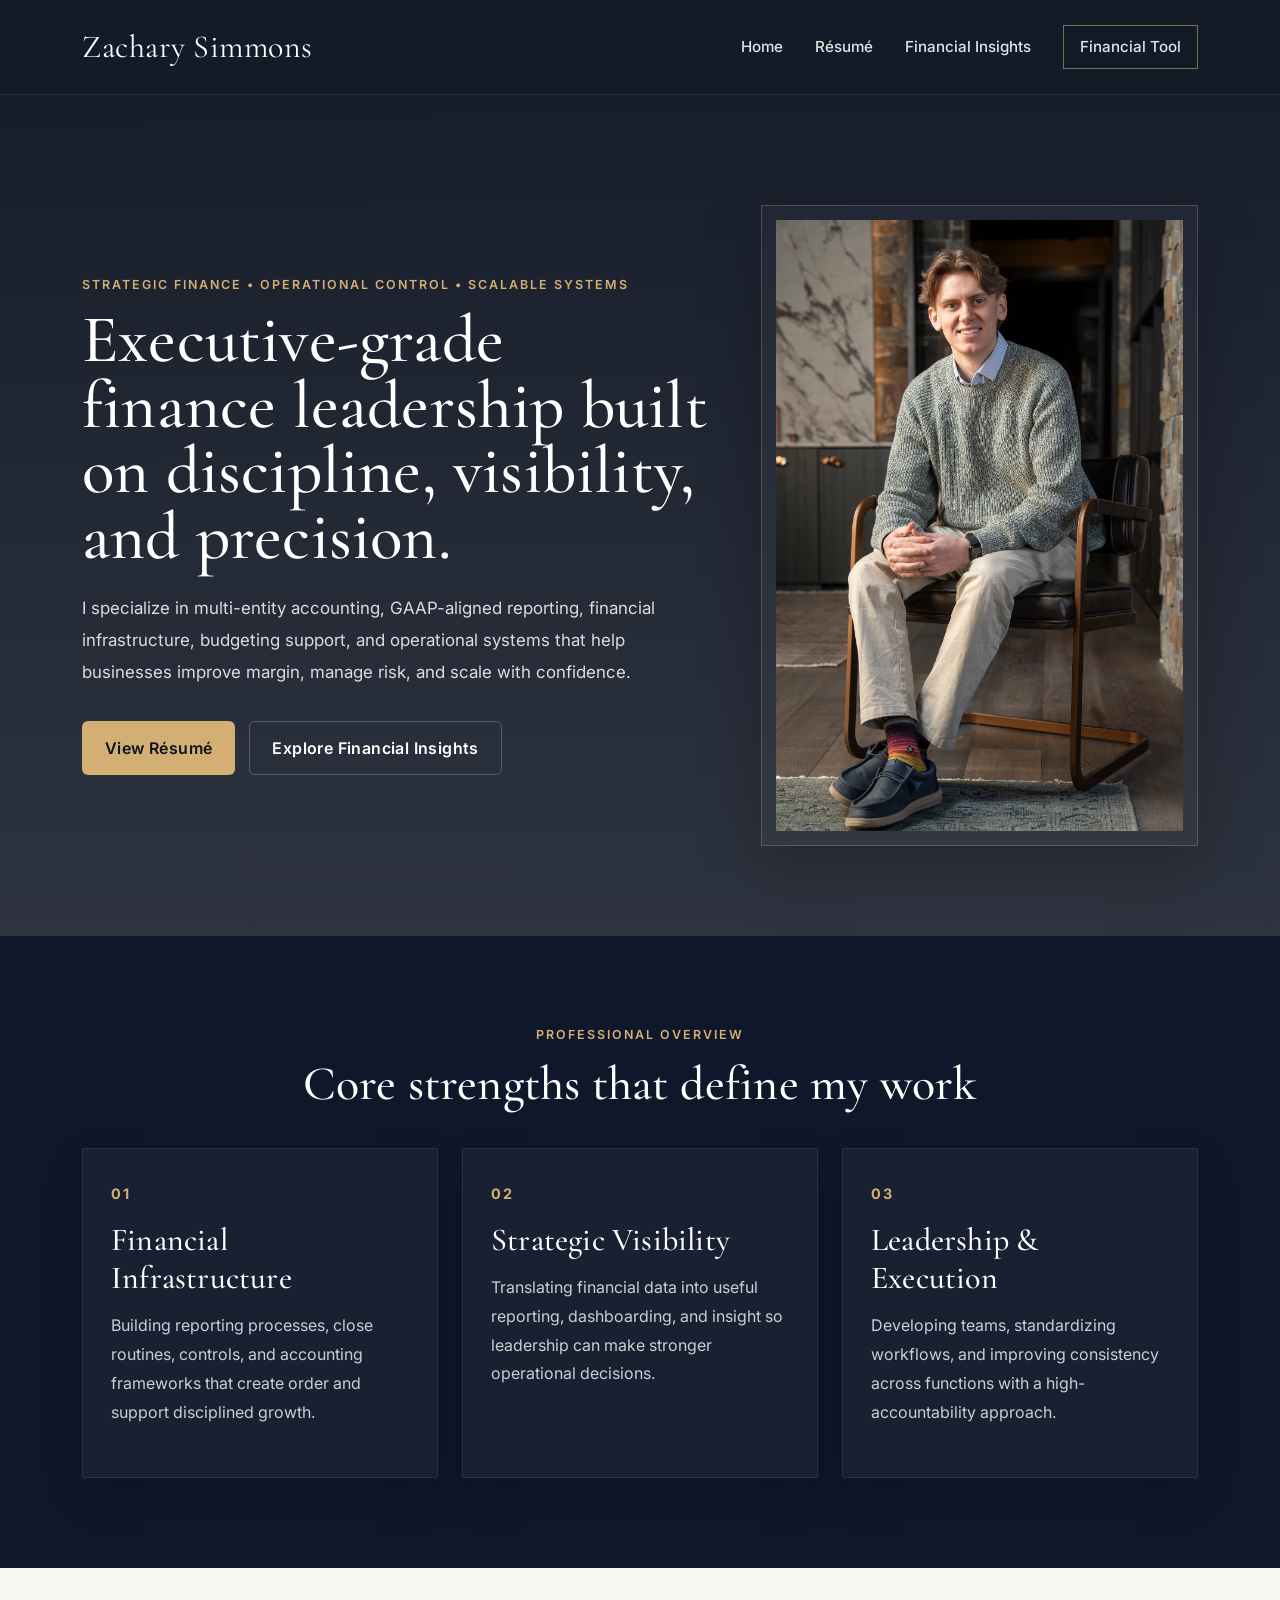
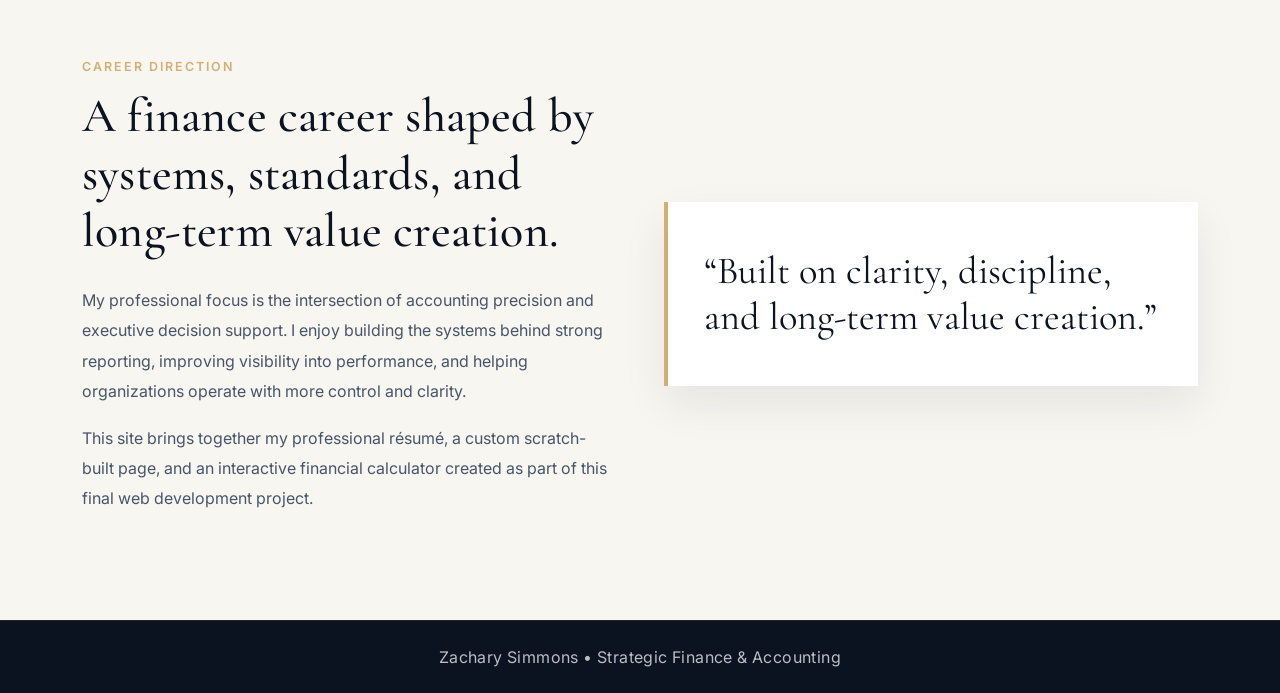
<file: index.html>
<!DOCTYPE html>
<html lang="en">
<head>
  <meta charset="UTF-8" />
  <meta name="viewport" content="width=device-width, initial-scale=1.0" />
  <title>Zachary Simmons | Strategic Finance & Accounting</title>
  <link rel="preconnect" href="https://fonts.googleapis.com">
  <link rel="preconnect" href="https://fonts.gstatic.com" crossorigin>
  <link href="https://fonts.googleapis.com/css2?family=Cormorant+Garamond:wght@500;600;700&family=Inter:wght@300;400;500;600;700&display=swap" rel="stylesheet">
  <link href="https://cdn.jsdelivr.net/npm/bootstrap@5.3.3/dist/css/bootstrap.min.css" rel="stylesheet">
  <link rel="stylesheet" href="css/styles.css">
</head>
<body>

  <nav class="navbar navbar-expand-lg luxury-navbar">
    <div class="container">
      <a class="navbar-brand brand-mark" href="index.html">Zachary Simmons</a>
      <button class="navbar-toggler navbar-dark" type="button" data-bs-toggle="collapse" data-bs-target="#mainNav">
        <span class="navbar-toggler-icon"></span>
      </button>

      <div class="collapse navbar-collapse justify-content-end" id="mainNav">
        <ul class="navbar-nav align-items-lg-center">
          <li class="nav-item"><a class="nav-link" href="index.html">Home</a></li>
          <li class="nav-item"><a class="nav-link" href="resume.html">Résumé</a></li>
          <li class="nav-item"><a class="nav-link" href="scratch.html">Financial Insights</a></li>
          <li class="nav-item"><a class="nav-link nav-cta" href="app.html">Financial Tool</a></li>
        </ul>
      </div>
    </div>
  </nav>

  <section class="hero-section">
    <div class="container">
      <div class="row align-items-center g-5">
        <div class="col-lg-7">
          <p class="eyebrow">Strategic Finance • Operational Control • Scalable Systems</p>
          <h1 class="hero-title">
            Executive-grade finance leadership built on discipline, visibility, and precision.
          </h1>
          <p class="hero-text">
            I specialize in multi-entity accounting, GAAP-aligned reporting, financial infrastructure,
            budgeting support, and operational systems that help businesses improve margin, manage risk,
            and scale with confidence.
          </p>

          <div class="hero-actions">
            <a href="resume.html" class="btn btn-luxury-primary">View Résumé</a>
            <a href="scratch.html" class="btn btn-luxury-secondary">Explore Financial Insights</a>
          </div>
        </div>

        <div class="col-lg-5">
          <div class="hero-image-frame">
            <img src="images/profile.jpg" alt="Zachary Simmons professional photo" class="img-fluid">
          </div>
        </div>
      </div>
    </div>
  </section>

  <section class="section-dark">
    <div class="container">
      <div class="section-heading text-center">
        <p class="eyebrow eyebrow-gold">Professional Overview</p>
        <h2>Core strengths that define my work</h2>
      </div>

      <div class="row g-4 mt-2">
        <div class="col-md-4">
          <div class="luxury-card">
            <div class="card-number">01</div>
            <h3>Financial Infrastructure</h3>
            <p>
              Building reporting processes, close routines, controls, and accounting frameworks
              that create order and support disciplined growth.
            </p>
          </div>
        </div>

        <div class="col-md-4">
          <div class="luxury-card">
            <div class="card-number">02</div>
            <h3>Strategic Visibility</h3>
            <p>
              Translating financial data into useful reporting, dashboarding, and insight so
              leadership can make stronger operational decisions.
            </p>
          </div>
        </div>

        <div class="col-md-4">
          <div class="luxury-card">
            <div class="card-number">03</div>
            <h3>Leadership & Execution</h3>
            <p>
              Developing teams, standardizing workflows, and improving consistency across functions
              with a high-accountability approach.
            </p>
          </div>
        </div>
      </div>
    </div>
  </section>

  <section class="section-light">
    <div class="container">
      <div class="row g-5 align-items-center">
        <div class="col-lg-6">
          <p class="eyebrow">Career Direction</p>
          <h2 class="mb-4">A finance career shaped by systems, standards, and long-term value creation.</h2>
          <p class="body-copy">
            My professional focus is the intersection of accounting precision and executive decision support.
            I enjoy building the systems behind strong reporting, improving visibility into performance, and
            helping organizations operate with more control and clarity.
          </p>
          <p class="body-copy">
            This site brings together my professional résumé, a custom scratch-built page, and an interactive
            financial calculator created as part of this final web development project.
          </p>
        </div>

        <div class="col-lg-6">
          <div class="quote-panel">
            <p class="quote-text">
              “Built on clarity, discipline, and long-term value creation.”
            </p>
          </div>
        </div>
      </div>
    </div>
  </section>

  <footer class="site-footer">
    <div class="container">
      <p>Zachary Simmons • Strategic Finance & Accounting</p>
    </div>
  </footer>

  <script src="https://cdn.jsdelivr.net/npm/bootstrap@5.3.3/dist/js/bootstrap.bundle.min.js"></script>
</body>
</html>
</file>
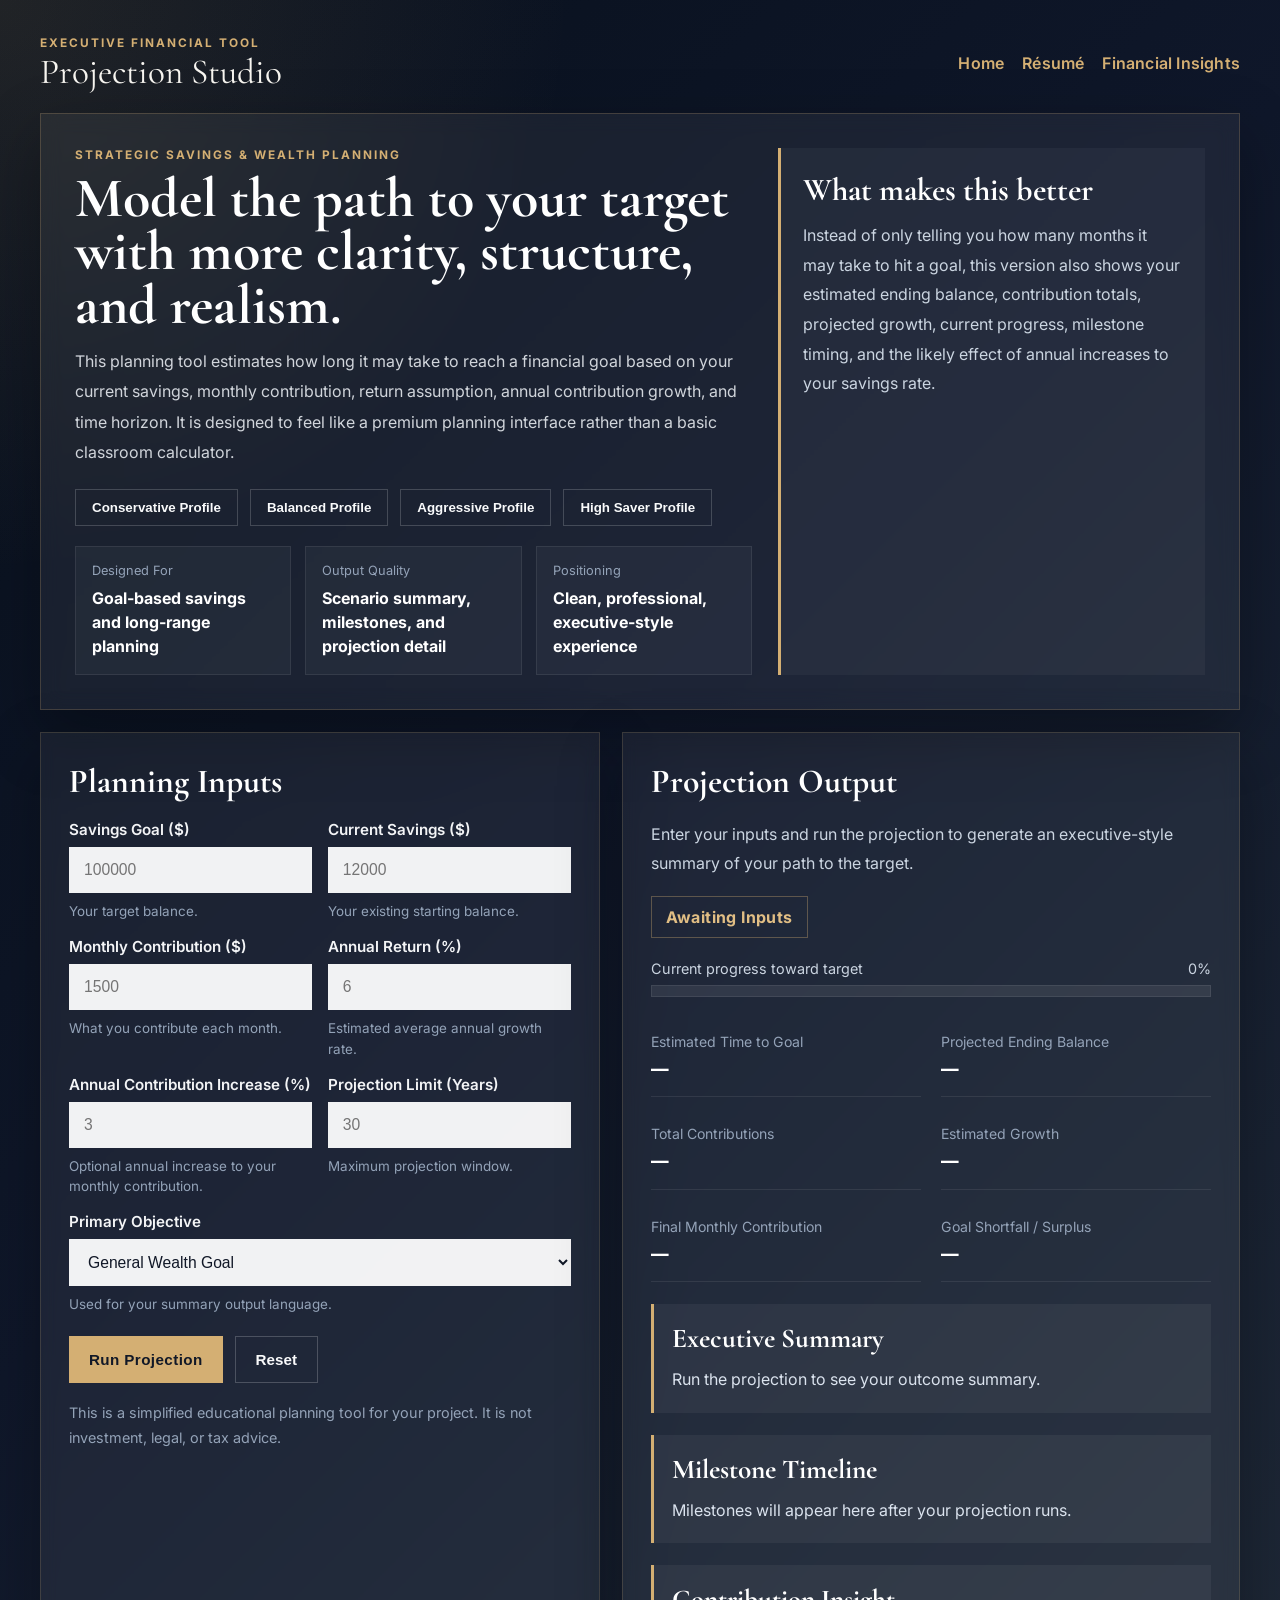
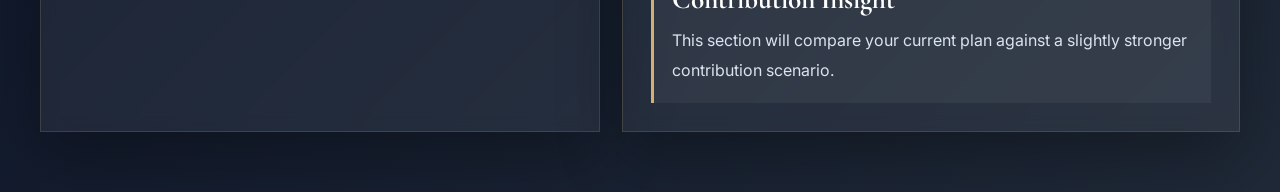
<file: app.html>
<!DOCTYPE html>
<html lang="en">
<head>
  <meta charset="UTF-8">
  <meta name="viewport" content="width=device-width, initial-scale=1.0">
  <title>Projection Studio | Zachary Simmons</title>
  <link rel="preconnect" href="https://fonts.googleapis.com">
  <link rel="preconnect" href="https://fonts.gstatic.com" crossorigin>
  <link href="https://fonts.googleapis.com/css2?family=Cormorant+Garamond:wght@500;600;700&family=Inter:wght@300;400;500;600;700&display=swap" rel="stylesheet">
  <style>
    :root {
      --navy: #0b1220;
      --navy-soft: #111827;
      --charcoal: #1f2937;
      --slate: #475569;
      --muted: #94a3b8;
      --gold: #d4af73;
      --gold-soft: #e1be84;
      --cream: #f8f6f1;
      --white: #ffffff;
      --glass: rgba(255,255,255,0.06);
      --glass-strong: rgba(255,255,255,0.09);
      --line: rgba(255,255,255,0.12);
      --shadow: 0 24px 60px rgba(0,0,0,0.30);
    }

    * {
      box-sizing: border-box;
    }

    body {
      margin: 0;
      min-height: 100vh;
      font-family: "Inter", Arial, sans-serif;
      color: #e5e7eb;
      background:
        radial-gradient(circle at top left, rgba(212,175,115,0.12), transparent 26%),
        linear-gradient(135deg, #08101c 0%, #0f172a 45%, #1f2937 100%);
    }

    .app-shell {
      max-width: 1240px;
      margin: 0 auto;
      padding: 36px 20px 60px;
    }

    .topbar {
      display: flex;
      justify-content: space-between;
      align-items: center;
      gap: 16px;
      flex-wrap: wrap;
      margin-bottom: 24px;
    }

    .brand-block {
      display: flex;
      flex-direction: column;
      gap: 4px;
    }

    .brand-eyebrow {
      text-transform: uppercase;
      letter-spacing: 2px;
      font-size: 0.74rem;
      color: var(--gold);
      font-weight: 700;
    }

    .brand {
      font-family: "Cormorant Garamond", Georgia, serif;
      font-size: 2.2rem;
      color: var(--cream);
      line-height: 1;
    }

    .nav-links {
      display: flex;
      gap: 18px;
      flex-wrap: wrap;
    }

    .nav-links a {
      text-decoration: none;
      color: var(--gold);
      font-weight: 600;
      letter-spacing: 0.2px;
    }

    .nav-links a:hover {
      color: var(--white);
    }

    .hero-panel {
      background: var(--glass);
      border: 1px solid rgba(212,175,115,0.22);
      box-shadow: var(--shadow);
      backdrop-filter: blur(10px);
      padding: 34px;
      margin-bottom: 22px;
    }

    .hero-grid {
      display: grid;
      grid-template-columns: 1.35fr 0.85fr;
      gap: 26px;
      align-items: start;
    }

    .eyebrow {
      text-transform: uppercase;
      letter-spacing: 2px;
      font-size: 0.74rem;
      color: var(--gold);
      font-weight: 700;
      margin-bottom: 10px;
    }

    h1 {
      margin: 0 0 14px;
      font-family: "Cormorant Garamond", Georgia, serif;
      font-size: 3.5rem;
      line-height: 0.95;
      color: var(--white);
      max-width: 760px;
    }

    .hero-text {
      color: #d1d5db;
      line-height: 1.9;
      max-width: 760px;
      margin-bottom: 22px;
    }

    .hero-points {
      display: grid;
      grid-template-columns: repeat(3, 1fr);
      gap: 14px;
      margin-top: 20px;
    }

    .hero-point {
      background: rgba(255,255,255,0.04);
      border: 1px solid rgba(255,255,255,0.08);
      padding: 16px;
    }

    .hero-point-label {
      color: var(--muted);
      font-size: 0.8rem;
      margin-bottom: 8px;
    }

    .hero-point-value {
      color: var(--white);
      font-weight: 700;
      line-height: 1.5;
    }

    .hero-side-card {
      background: rgba(255,255,255,0.04);
      border-left: 3px solid var(--gold);
      padding: 22px;
      height: 100%;
    }

    .hero-side-card h2 {
      margin: 0 0 12px;
      font-family: "Cormorant Garamond", Georgia, serif;
      color: var(--white);
      font-size: 2rem;
    }

    .hero-side-card p {
      margin: 0;
      color: #cbd5e1;
      line-height: 1.85;
    }

    .preset-row {
      display: flex;
      gap: 12px;
      flex-wrap: wrap;
      margin-top: 18px;
    }

    .preset-btn {
      background: transparent;
      color: #f9fafb;
      border: 1px solid rgba(255,255,255,0.18);
      padding: 10px 16px;
      cursor: pointer;
      font-weight: 600;
      transition: 0.2s ease;
    }

    .preset-btn:hover {
      color: var(--gold);
      border-color: var(--gold);
    }

    .main-grid {
      display: grid;
      grid-template-columns: 0.95fr 1.05fr;
      gap: 22px;
    }

    .panel {
      background: var(--glass);
      border: 1px solid rgba(212,175,115,0.18);
      box-shadow: var(--shadow);
      backdrop-filter: blur(8px);
      padding: 28px;
    }

    .panel h2 {
      margin: 0 0 18px;
      font-family: "Cormorant Garamond", Georgia, serif;
      color: var(--white);
      font-size: 2.1rem;
    }

    .form-grid {
      display: grid;
      grid-template-columns: 1fr 1fr;
      gap: 16px;
    }

    .field {
      display: flex;
      flex-direction: column;
      gap: 8px;
    }

    .field.full {
      grid-column: 1 / -1;
    }

    label {
      color: #f3f4f6;
      font-weight: 600;
      font-size: 0.95rem;
    }

    input, select {
      padding: 14px 15px;
      border: none;
      background: rgba(255,255,255,0.94);
      color: #111827;
      font-size: 0.98rem;
      outline: none;
    }

    .helper {
      color: var(--muted);
      font-size: 0.84rem;
      line-height: 1.5;
    }

    .button-row {
      margin-top: 22px;
      display: flex;
      gap: 12px;
      flex-wrap: wrap;
    }

    .btn-primary {
      background: var(--gold);
      color: #111827;
      border: none;
      padding: 14px 20px;
      font-size: 0.95rem;
      font-weight: 800;
      letter-spacing: 0.4px;
      cursor: pointer;
    }

    .btn-secondary {
      background: transparent;
      color: #f9fafb;
      border: 1px solid rgba(255,255,255,0.20);
      padding: 14px 20px;
      font-size: 0.95rem;
      font-weight: 700;
      cursor: pointer;
    }

    .btn-primary:hover, .btn-secondary:hover {
      opacity: 0.92;
    }

    .results-header {
      display: flex;
      justify-content: space-between;
      gap: 18px;
      align-items: start;
      flex-wrap: wrap;
      margin-bottom: 18px;
    }

    .results-subtitle {
      color: #cbd5e1;
      line-height: 1.8;
      max-width: 620px;
    }

    .status-pill {
      padding: 10px 14px;
      border: 1px solid rgba(212,175,115,0.35);
      color: var(--gold-soft);
      font-weight: 700;
      letter-spacing: 0.4px;
      white-space: nowrap;
    }

    .progress-wrap {
      margin: 22px 0;
    }

    .progress-meta {
      display: flex;
      justify-content: space-between;
      gap: 16px;
      margin-bottom: 8px;
      color: #cbd5e1;
      font-size: 0.9rem;
    }

    .progress-bar {
      width: 100%;
      height: 12px;
      background: rgba(255,255,255,0.08);
      overflow: hidden;
      border: 1px solid rgba(255,255,255,0.08);
    }

    .progress-fill {
      height: 100%;
      width: 0%;
      background: linear-gradient(90deg, var(--gold), var(--gold-soft));
      transition: width 0.4s ease;
    }

    .metrics-grid {
      display: grid;
      grid-template-columns: 1fr 1fr;
      gap: 14px 20px;
      margin-top: 20px;
    }

    .metric {
      padding: 14px 0;
      border-bottom: 1px solid rgba(255,255,255,0.08);
    }

    .metric-label {
      color: #94a3b8;
      font-size: 0.88rem;
      margin-bottom: 6px;
    }

    .metric-value {
      color: var(--white);
      font-size: 1.1rem;
      font-weight: 800;
      line-height: 1.5;
    }

    .summary-box, .milestone-box, .comparison-box {
      margin-top: 22px;
      padding: 18px;
      background: rgba(255,255,255,0.05);
      border-left: 3px solid var(--gold);
    }

    .summary-box h3,
    .milestone-box h3,
    .comparison-box h3 {
      margin: 0 0 10px;
      font-family: "Cormorant Garamond", Georgia, serif;
      color: var(--white);
      font-size: 1.7rem;
    }

    .summary-box p,
    .milestone-box p,
    .comparison-box p {
      margin: 0;
      color: #dbe3ee;
      line-height: 1.85;
    }

    .milestone-list {
      margin: 12px 0 0;
      padding-left: 20px;
      color: #dbe3ee;
      line-height: 1.9;
    }

    .footnote {
      margin-top: 18px;
      color: #94a3b8;
      font-size: 0.9rem;
      line-height: 1.7;
    }

    @media (max-width: 1024px) {
      .hero-grid,
      .main-grid {
        grid-template-columns: 1fr;
      }
    }

    @media (max-width: 768px) {
      h1 {
        font-size: 2.55rem;
      }

      .hero-points,
      .form-grid,
      .metrics-grid {
        grid-template-columns: 1fr;
      }

      .hero-panel,
      .panel {
        padding: 22px;
      }
    }
  </style>
</head>
<body>
  <div class="app-shell">
    <div class="topbar">
      <div class="brand-block">
        <div class="brand-eyebrow">Executive Financial Tool</div>
        <div class="brand">Projection Studio</div>
      </div>

      <div class="nav-links">
        <a href="index.html">Home</a>
        <a href="resume.html">Résumé</a>
        <a href="scratch.html">Financial Insights</a>
      </div>
    </div>

    <div class="hero-panel">
      <div class="hero-grid">
        <div>
          <div class="eyebrow">Strategic Savings & Wealth Planning</div>
          <h1>Model the path to your target with more clarity, structure, and realism.</h1>
          <div class="hero-text">
            This planning tool estimates how long it may take to reach a financial goal based on
            your current savings, monthly contribution, return assumption, annual contribution growth,
            and time horizon. It is designed to feel like a premium planning interface rather than a basic classroom calculator.
          </div>

          <div class="preset-row">
            <button class="preset-btn" onclick="applyPreset('conservative')">Conservative Profile</button>
            <button class="preset-btn" onclick="applyPreset('balanced')">Balanced Profile</button>
            <button class="preset-btn" onclick="applyPreset('aggressive')">Aggressive Profile</button>
            <button class="preset-btn" onclick="applyPreset('highSaver')">High Saver Profile</button>
          </div>

          <div class="hero-points">
            <div class="hero-point">
              <div class="hero-point-label">Designed For</div>
              <div class="hero-point-value">Goal-based savings and long-range planning</div>
            </div>
            <div class="hero-point">
              <div class="hero-point-label">Output Quality</div>
              <div class="hero-point-value">Scenario summary, milestones, and projection detail</div>
            </div>
            <div class="hero-point">
              <div class="hero-point-label">Positioning</div>
              <div class="hero-point-value">Clean, professional, executive-style experience</div>
            </div>
          </div>
        </div>

        <div class="hero-side-card">
          <h2>What makes this better</h2>
          <p>
            Instead of only telling you how many months it may take to hit a goal, this version also
            shows your estimated ending balance, contribution totals, projected growth, current progress,
            milestone timing, and the likely effect of annual increases to your savings rate.
          </p>
        </div>
      </div>
    </div>

    <div class="main-grid">
      <div class="panel">
        <h2>Planning Inputs</h2>

        <div class="form-grid">
          <div class="field">
            <label for="goal">Savings Goal ($)</label>
            <input type="number" id="goal" placeholder="100000">
            <div class="helper">Your target balance.</div>
          </div>

          <div class="field">
            <label for="starting">Current Savings ($)</label>
            <input type="number" id="starting" placeholder="12000">
            <div class="helper">Your existing starting balance.</div>
          </div>

          <div class="field">
            <label for="monthly">Monthly Contribution ($)</label>
            <input type="number" id="monthly" placeholder="1500">
            <div class="helper">What you contribute each month.</div>
          </div>

          <div class="field">
            <label for="rate">Annual Return (%)</label>
            <input type="number" id="rate" placeholder="6">
            <div class="helper">Estimated average annual growth rate.</div>
          </div>

          <div class="field">
            <label for="increase">Annual Contribution Increase (%)</label>
            <input type="number" id="increase" placeholder="3">
            <div class="helper">Optional annual increase to your monthly contribution.</div>
          </div>

          <div class="field">
            <label for="years">Projection Limit (Years)</label>
            <input type="number" id="years" placeholder="30">
            <div class="helper">Maximum projection window.</div>
          </div>

          <div class="field full">
            <label for="goalType">Primary Objective</label>
            <select id="goalType">
              <option value="General Wealth Goal">General Wealth Goal</option>
              <option value="Emergency Fund">Emergency Fund</option>
              <option value="Home Down Payment">Home Down Payment</option>
              <option value="Investment Account Target">Investment Account Target</option>
              <option value="Business Capital Reserve">Business Capital Reserve</option>
            </select>
            <div class="helper">Used for your summary output language.</div>
          </div>
        </div>

        <div class="button-row">
          <button class="btn-primary" onclick="runProjection()">Run Projection</button>
          <button class="btn-secondary" onclick="resetFields()">Reset</button>
        </div>

        <div class="footnote">
          This is a simplified educational planning tool for your project. It is not investment, legal, or tax advice.
        </div>
      </div>

      <div class="panel">
        <div class="results-header">
          <div>
            <h2>Projection Output</h2>
            <div class="results-subtitle">
              Enter your inputs and run the projection to generate an executive-style summary of your path to the target.
            </div>
          </div>
          <div class="status-pill" id="statusPill">Awaiting Inputs</div>
        </div>

        <div class="progress-wrap">
          <div class="progress-meta">
            <div>Current progress toward target</div>
            <div id="progressLabel">0%</div>
          </div>
          <div class="progress-bar">
            <div class="progress-fill" id="progressFill"></div>
          </div>
        </div>

        <div class="metrics-grid" id="metricsGrid">
          <div class="metric">
            <div class="metric-label">Estimated Time to Goal</div>
            <div class="metric-value">—</div>
          </div>
          <div class="metric">
            <div class="metric-label">Projected Ending Balance</div>
            <div class="metric-value">—</div>
          </div>
          <div class="metric">
            <div class="metric-label">Total Contributions</div>
            <div class="metric-value">—</div>
          </div>
          <div class="metric">
            <div class="metric-label">Estimated Growth</div>
            <div class="metric-value">—</div>
          </div>
          <div class="metric">
            <div class="metric-label">Final Monthly Contribution</div>
            <div class="metric-value">—</div>
          </div>
          <div class="metric">
            <div class="metric-label">Goal Shortfall / Surplus</div>
            <div class="metric-value">—</div>
          </div>
        </div>

        <div class="summary-box" id="summaryBox">
          <h3>Executive Summary</h3>
          <p>Run the projection to see your outcome summary.</p>
        </div>

        <div class="milestone-box" id="milestoneBox">
          <h3>Milestone Timeline</h3>
          <p>Milestones will appear here after your projection runs.</p>
        </div>

        <div class="comparison-box" id="comparisonBox">
          <h3>Contribution Insight</h3>
          <p>This section will compare your current plan against a slightly stronger contribution scenario.</p>
        </div>
      </div>
    </div>
  </div>

  <script>
    function currency(value) {
      return "$" + value.toLocaleString(undefined, { maximumFractionDigits: 2 });
    }

    function formatYearsMonths(totalMonths) {
      const years = Math.floor(totalMonths / 12);
      const months = totalMonths % 12;
      return `${years} year(s), ${months} month(s)`;
    }

    function applyPreset(type) {
      if (type === "conservative") {
        document.getElementById("goal").value = 50000;
        document.getElementById("starting").value = 5000;
        document.getElementById("monthly").value = 800;
        document.getElementById("rate").value = 3;
        document.getElementById("increase").value = 2;
        document.getElementById("years").value = 20;
        document.getElementById("goalType").value = "Emergency Fund";
      } else if (type === "balanced") {
        document.getElementById("goal").value = 100000;
        document.getElementById("starting").value = 12000;
        document.getElementById("monthly").value = 1500;
        document.getElementById("rate").value = 6;
        document.getElementById("increase").value = 3;
        document.getElementById("years").value = 25;
        document.getElementById("goalType").value = "Investment Account Target";
      } else if (type === "aggressive") {
        document.getElementById("goal").value = 250000;
        document.getElementById("starting").value = 25000;
        document.getElementById("monthly").value = 2500;
        document.getElementById("rate").value = 9;
        document.getElementById("increase").value = 5;
        document.getElementById("years").value = 30;
        document.getElementById("goalType").value = "General Wealth Goal";
      } else if (type === "highSaver") {
        document.getElementById("goal").value = 150000;
        document.getElementById("starting").value = 20000;
        document.getElementById("monthly").value = 3000;
        document.getElementById("rate").value = 6;
        document.getElementById("increase").value = 4;
        document.getElementById("years").value = 20;
        document.getElementById("goalType").value = "Home Down Payment";
      }
    }

    function simulate(goal, starting, monthly, annualRate, increase, yearsLimit) {
      let balance = starting;
      let months = 0;
      let currentMonthly = monthly;
      let totalContributions = starting;
      let monthLimit = yearsLimit * 12;
      let monthlyRate = annualRate / 100 / 12;

      let milestone25 = null;
      let milestone50 = null;
      let milestone75 = null;
      let milestone100 = null;

      while (months < monthLimit) {
        if (balance >= goal && milestone100 === null) {
          milestone100 = months;
          break;
        }

        balance = balance * (1 + monthlyRate) + currentMonthly;
        totalContributions += currentMonthly;
        months++;

        const progress = balance / goal;
        if (milestone25 === null && progress >= 0.25) milestone25 = months;
        if (milestone50 === null && progress >= 0.50) milestone50 = months;
        if (milestone75 === null && progress >= 0.75) milestone75 = months;
        if (milestone100 === null && progress >= 1.00) {
          milestone100 = months;
          break;
        }

        if (months % 12 === 0) {
          currentMonthly = currentMonthly * (1 + increase / 100);
        }
      }

      return {
        balance,
        months,
        totalContributions,
        finalMonthlyContribution: currentMonthly,
        reachedGoal: balance >= goal,
        milestone25,
        milestone50,
        milestone75,
        milestone100
      };
    }

    function runProjection() {
      const goal = parseFloat(document.getElementById("goal").value);
      const starting = parseFloat(document.getElementById("starting").value) || 0;
      const monthly = parseFloat(document.getElementById("monthly").value);
      const annualRate = parseFloat(document.getElementById("rate").value) || 0;
      const increase = parseFloat(document.getElementById("increase").value) || 0;
      const years = parseFloat(document.getElementById("years").value) || 30;
      const goalType = document.getElementById("goalType").value;

      const statusPill = document.getElementById("statusPill");
      const metricsGrid = document.getElementById("metricsGrid");
      const summaryBox = document.getElementById("summaryBox");
      const milestoneBox = document.getElementById("milestoneBox");
      const comparisonBox = document.getElementById("comparisonBox");
      const progressFill = document.getElementById("progressFill");
      const progressLabel = document.getElementById("progressLabel");

      if (isNaN(goal) || isNaN(monthly) || goal <= 0 || monthly <= 0 || years <= 0) {
        statusPill.textContent = "Invalid Inputs";
        progressFill.style.width = "0%";
        progressLabel.textContent = "0%";

        metricsGrid.innerHTML = `
          <div class="metric"><div class="metric-label">Status</div><div class="metric-value">Please enter valid positive values.</div></div>
        `;

        summaryBox.innerHTML = `
          <h3>Executive Summary</h3>
          <p>Please enter valid positive numbers for your savings goal, monthly contribution, and projection window.</p>
        `;

        milestoneBox.innerHTML = `
          <h3>Milestone Timeline</h3>
          <p>No milestone analysis is available until the projection runs successfully.</p>
        `;

        comparisonBox.innerHTML = `
          <h3>Contribution Insight</h3>
          <p>Comparison analysis is unavailable until valid planning inputs are provided.</p>
        `;
        return;
      }

      const currentProgress = Math.min((starting / goal) * 100, 100);
      progressFill.style.width = currentProgress + "%";
      progressLabel.textContent = currentProgress.toFixed(1) + "%";

      if (starting >= goal) {
        statusPill.textContent = "Goal Already Met";

        metricsGrid.innerHTML = `
          <div class="metric"><div class="metric-label">Estimated Time to Goal</div><div class="metric-value">Already achieved</div></div>
          <div class="metric"><div class="metric-label">Current Balance</div><div class="metric-value">${currency(starting)}</div></div>
          <div class="metric"><div class="metric-label">Savings Goal</div><div class="metric-value">${currency(goal)}</div></div>
          <div class="metric"><div class="metric-label">Surplus Above Goal</div><div class="metric-value">${currency(starting - goal)}</div></div>
          <div class="metric"><div class="metric-label">Monthly Contribution</div><div class="metric-value">${currency(monthly)}</div></div>
          <div class="metric"><div class="metric-label">Primary Objective</div><div class="metric-value">${goalType}</div></div>
        `;

        summaryBox.innerHTML = `
          <h3>Executive Summary</h3>
          <p>
            Your current balance already meets or exceeds the selected target for <strong>${goalType}</strong>.
            This means the financial objective is already funded, and future contributions can now be redirected
            toward a higher target, increased reserves, or longer-range wealth accumulation.
          </p>
        `;

        milestoneBox.innerHTML = `
          <h3>Milestone Timeline</h3>
          <ul class="milestone-list">
            <li>25% milestone: already surpassed</li>
            <li>50% milestone: already surpassed</li>
            <li>75% milestone: already surpassed</li>
            <li>100% milestone: already achieved</li>
          </ul>
        `;

        comparisonBox.innerHTML = `
          <h3>Contribution Insight</h3>
          <p>
            Because the goal is already achieved, the next best move is not necessarily increasing contribution speed.
            It may be setting a higher target, improving asset allocation, or defining the next strategic objective.
          </p>
        `;
        return;
      }

      const base = simulate(goal, starting, monthly, annualRate, increase, years);
      const enhanced = simulate(goal, starting, monthly * 1.15, annualRate, increase, years);
      const growthOnly = base.balance - base.totalContributions;
      const shortfallOrSurplus = base.balance - goal;

      if (base.reachedGoal) {
        statusPill.textContent = "Goal Reachable";
      } else {
        statusPill.textContent = "Not Reached In Window";
      }

      metricsGrid.innerHTML = `
        <div class="metric">
          <div class="metric-label">Estimated Time to Goal</div>
          <div class="metric-value">${base.reachedGoal ? formatYearsMonths(base.months) : "Not reached within " + years + " year(s)"}</div>
        </div>

        <div class="metric">
          <div class="metric-label">Projected Ending Balance</div>
          <div class="metric-value">${currency(base.balance)}</div>
        </div>

        <div class="metric">
          <div class="metric-label">Total Contributions</div>
          <div class="metric-value">${currency(base.totalContributions - starting)}</div>
        </div>

        <div class="metric">
          <div class="metric-label">Estimated Growth</div>
          <div class="metric-value">${currency(growthOnly)}</div>
        </div>

        <div class="metric">
          <div class="metric-label">Final Monthly Contribution</div>
          <div class="metric-value">${currency(base.finalMonthlyContribution)}</div>
        </div>

        <div class="metric">
          <div class="metric-label">Goal Shortfall / Surplus</div>
          <div class="metric-value">${currency(shortfallOrSurplus)}</div>
        </div>

        <div class="metric">
          <div class="metric-label">Annual Return Assumption</div>
          <div class="metric-value">${annualRate.toFixed(2)}%</div>
        </div>

        <div class="metric">
          <div class="metric-label">Annual Contribution Increase</div>
          <div class="metric-value">${increase.toFixed(2)}%</div>
        </div>
      `;

      let summaryText = "";
      if (base.reachedGoal && base.months <= 60) {
        summaryText = `This plan reaches the ${goalType.toLowerCase()} target on a relatively fast timeline. The strongest driver is your current savings rate relative to the target, supported by compounding and disciplined contribution behavior.`;
      } else if (base.reachedGoal && base.months <= 180) {
        summaryText = `This plan reaches the ${goalType.toLowerCase()} target on a solid long-term path. The projection shows that consistency, plus modest growth in contributions, can produce a strong result without relying on extreme assumptions.`;
      } else if (base.reachedGoal) {
        summaryText = `This plan still reaches the ${goalType.toLowerCase()} target, but over a longer horizon. That suggests the objective is achievable, though contribution increases or a higher savings rate would materially improve speed and flexibility.`;
      } else {
        summaryText = `Under the current assumptions, the ${goalType.toLowerCase()} target is not fully reached within the selected projection window. The result suggests that either the time horizon is too short, the contribution rate is too low, or the target itself requires a stronger capital accumulation plan.`;
      }

      summaryBox.innerHTML = `
        <h3>Executive Summary</h3>
        <p>${summaryText}</p>
      `;

      milestoneBox.innerHTML = `
        <h3>Milestone Timeline</h3>
        <ul class="milestone-list">
          <li>25% funded: ${base.milestone25 !== null ? formatYearsMonths(base.milestone25) : "Not reached"}</li>
          <li>50% funded: ${base.milestone50 !== null ? formatYearsMonths(base.milestone50) : "Not reached"}</li>
          <li>75% funded: ${base.milestone75 !== null ? formatYearsMonths(base.milestone75) : "Not reached"}</li>
          <li>100% funded: ${base.milestone100 !== null ? formatYearsMonths(base.milestone100) : "Not reached"}</li>
        </ul>
      `;

      if (enhanced.reachedGoal && base.reachedGoal) {
        comparisonBox.innerHTML = `
          <h3>Contribution Insight</h3>
          <p>
            Increasing your monthly contribution by 15% improves the timeline from
            <strong>${formatYearsMonths(base.months)}</strong> to
            <strong>${formatYearsMonths(enhanced.months)}</strong>.
            This shows how even moderate increases in contribution level can materially accelerate the result.
          </p>
        `;
      } else if (!base.reachedGoal && enhanced.reachedGoal) {
        comparisonBox.innerHTML = `
          <h3>Contribution Insight</h3>
          <p>
            Your current plan does not reach the target within the selected time horizon, but increasing the monthly
            contribution by 15% would make the goal reachable in <strong>${formatYearsMonths(enhanced.months)}</strong>.
            That makes the savings rate the most influential lever in this scenario.
          </p>
        `;
      } else {
        comparisonBox.innerHTML = `
          <h3>Contribution Insight</h3>
          <p>
            Even with a 15% increase in monthly contributions, the projection does not materially solve the gap within
            the selected time horizon. In this case, the strongest improvements would likely come from a combination of
            higher savings, a longer time horizon, or a revised target structure.
          </p>
        `;
      }
    }

    function resetFields() {
      ["goal", "starting", "monthly", "rate", "increase", "years"].forEach(id => {
        document.getElementById(id).value = "";
      });
      document.getElementById("goalType").value = "General Wealth Goal";
      document.getElementById("statusPill").textContent = "Awaiting Inputs";
      document.getElementById("progressFill").style.width = "0%";
      document.getElementById("progressLabel").textContent = "0%";

      document.getElementById("metricsGrid").innerHTML = `
        <div class="metric">
          <div class="metric-label">Estimated Time to Goal</div>
          <div class="metric-value">—</div>
        </div>
        <div class="metric">
          <div class="metric-label">Projected Ending Balance</div>
          <div class="metric-value">—</div>
        </div>
        <div class="metric">
          <div class="metric-label">Total Contributions</div>
          <div class="metric-value">—</div>
        </div>
        <div class="metric">
          <div class="metric-label">Estimated Growth</div>
          <div class="metric-value">—</div>
        </div>
        <div class="metric">
          <div class="metric-label">Final Monthly Contribution</div>
          <div class="metric-value">—</div>
        </div>
        <div class="metric">
          <div class="metric-label">Goal Shortfall / Surplus</div>
          <div class="metric-value">—</div>
        </div>
      `;

      document.getElementById("summaryBox").innerHTML = `
        <h3>Executive Summary</h3>
        <p>Run the projection to see your outcome summary.</p>
      `;

      document.getElementById("milestoneBox").innerHTML = `
        <h3>Milestone Timeline</h3>
        <p>Milestones will appear here after your projection runs.</p>
      `;

      document.getElementById("comparisonBox").innerHTML = `
        <h3>Contribution Insight</h3>
        <p>This section will compare your current plan against a slightly stronger contribution scenario.</p>
      `;
    }
  </script>
</body>
</html>
</file>
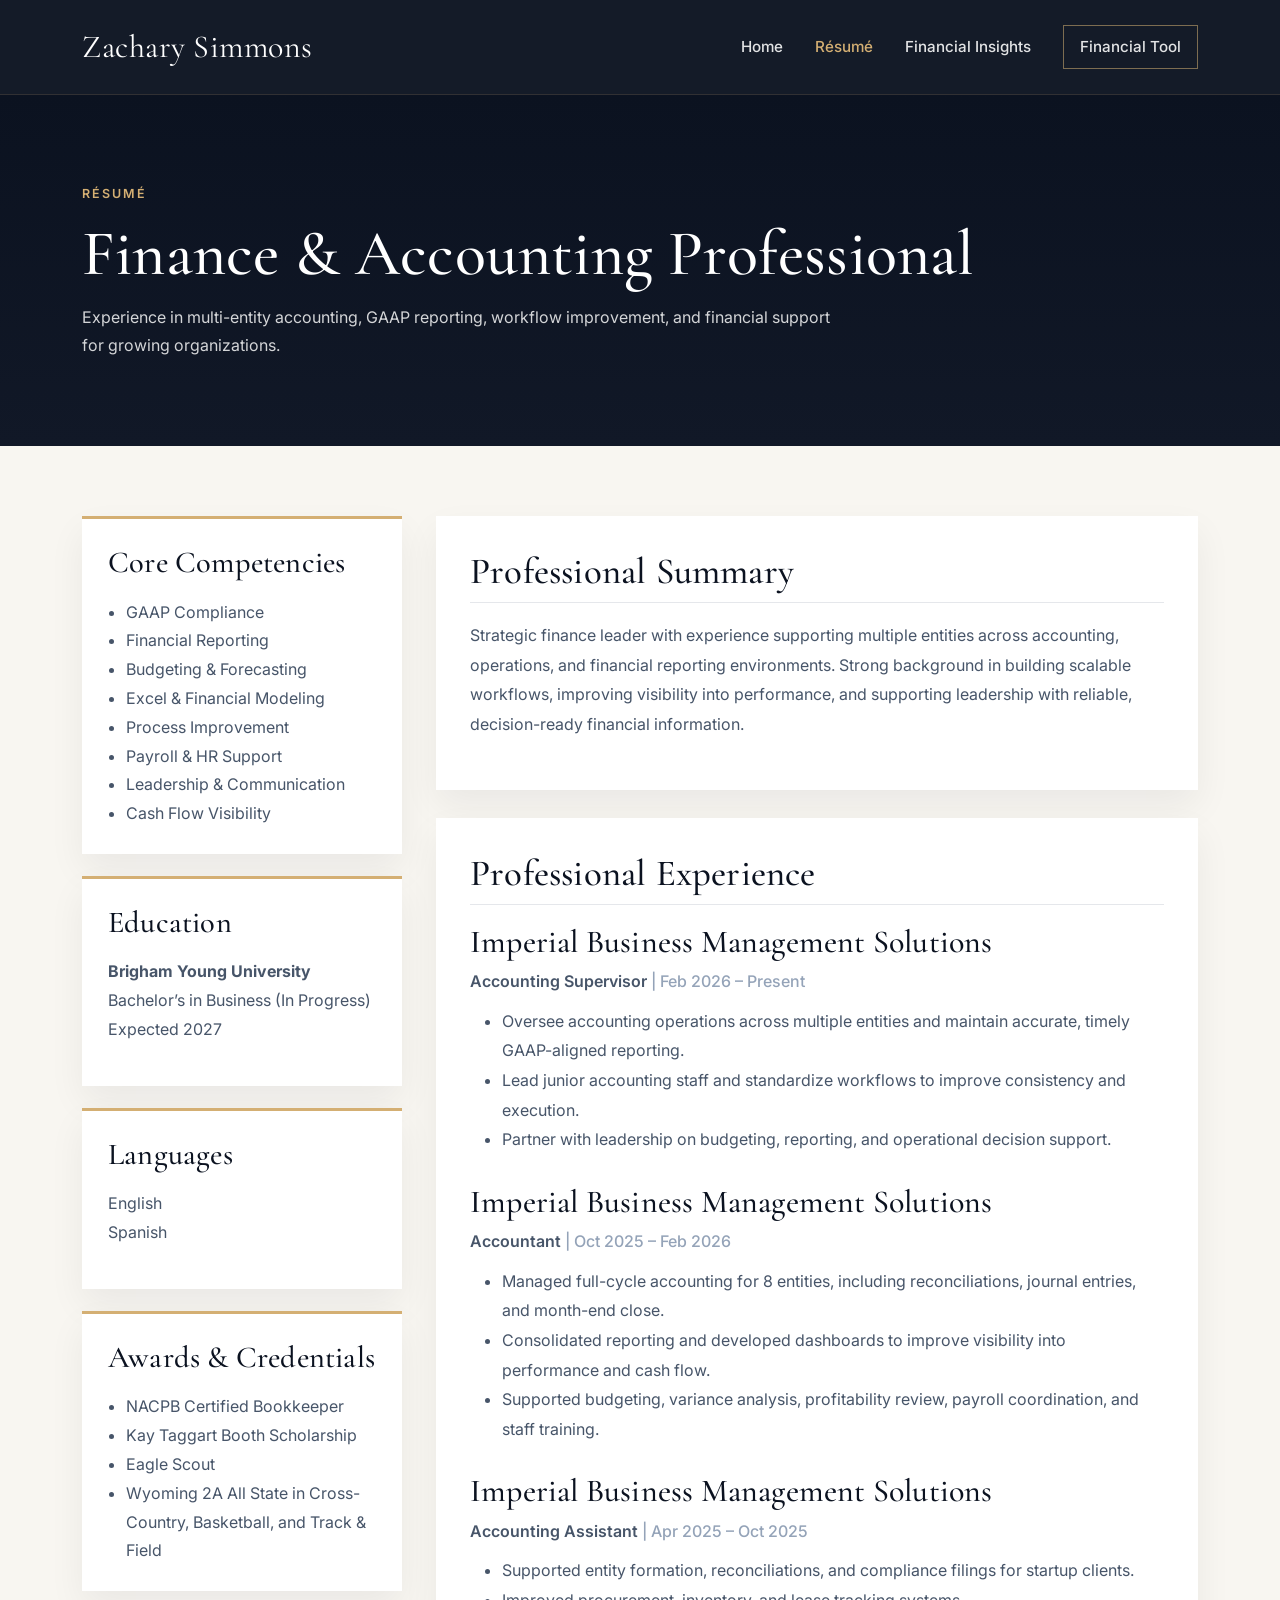
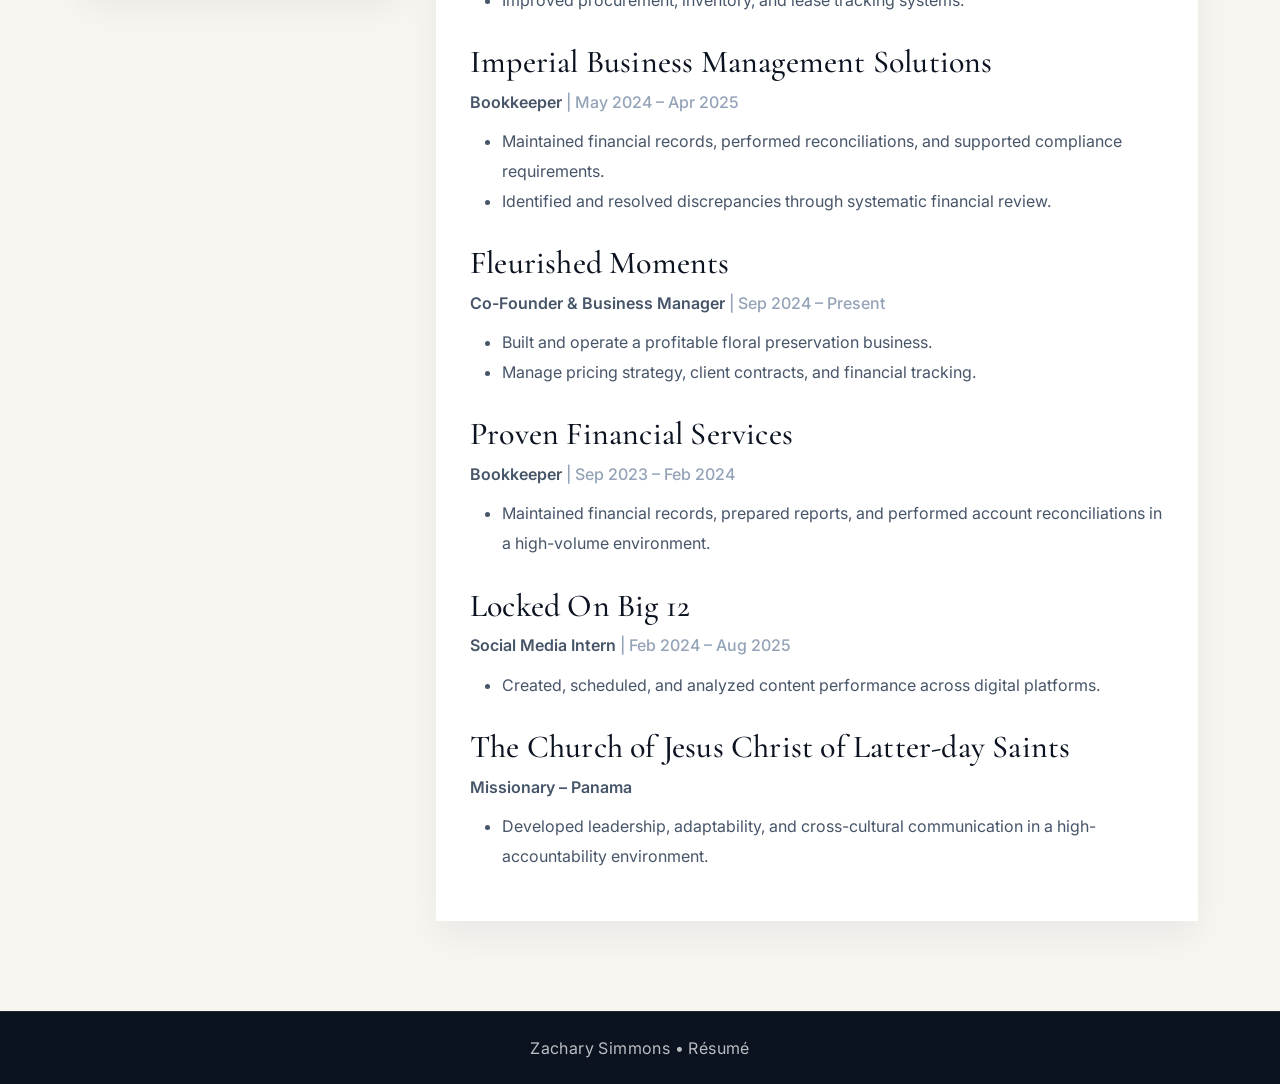
<file: resume.html>
<!DOCTYPE html>
<html lang="en">
<head>
  <meta charset="UTF-8" />
  <meta name="viewport" content="width=device-width, initial-scale=1.0" />
  <title>Résumé | Zachary Simmons</title>
  <link rel="preconnect" href="https://fonts.googleapis.com">
  <link rel="preconnect" href="https://fonts.gstatic.com" crossorigin>
  <link href="https://fonts.googleapis.com/css2?family=Cormorant+Garamond:wght@500;600;700&family=Inter:wght@300;400;500;600;700&display=swap" rel="stylesheet">
  <link href="https://cdn.jsdelivr.net/npm/bootstrap@5.3.3/dist/css/bootstrap.min.css" rel="stylesheet">
  <link rel="stylesheet" href="css/styles.css">
</head>
<body>

  <nav class="navbar navbar-expand-lg luxury-navbar">
    <div class="container">
      <a class="navbar-brand brand-mark" href="index.html">Zachary Simmons</a>
      <button class="navbar-toggler navbar-dark" type="button" data-bs-toggle="collapse" data-bs-target="#resumeNav">
        <span class="navbar-toggler-icon"></span>
      </button>

      <div class="collapse navbar-collapse justify-content-end" id="resumeNav">
        <ul class="navbar-nav align-items-lg-center">
          <li class="nav-item"><a class="nav-link" href="index.html">Home</a></li>
          <li class="nav-item"><a class="nav-link active" href="resume.html">Résumé</a></li>
          <li class="nav-item"><a class="nav-link" href="scratch.html">Financial Insights</a></li>
          <li class="nav-item"><a class="nav-link nav-cta" href="app.html">Financial Tool</a></li>
        </ul>
      </div>
    </div>
  </nav>

  <section class="resume-hero">
    <div class="container">
      <p class="eyebrow">Résumé</p>
      <h1 class="page-title">Finance & Accounting Professional</h1>
      <p class="page-subtitle">
        Experience in multi-entity accounting, GAAP reporting, workflow improvement, and financial support for growing organizations.
      </p>
    </div>
  </section>

  <main class="resume-main">
    <div class="container">
      <div class="resume-grid">

        <aside class="resume-sidebar">
          <div class="sidebar-panel">
            <h3>Core Competencies</h3>
            <ul>
              <li>GAAP Compliance</li>
              <li>Financial Reporting</li>
              <li>Budgeting & Forecasting</li>
              <li>Excel & Financial Modeling</li>
              <li>Process Improvement</li>
              <li>Payroll & HR Support</li>
              <li>Leadership & Communication</li>
              <li>Cash Flow Visibility</li>
            </ul>
          </div>

          <div class="sidebar-panel">
            <h3>Education</h3>
            <p><strong>Brigham Young University</strong><br>Bachelor’s in Business (In Progress)<br>Expected 2027</p>
          </div>

          <div class="sidebar-panel">
            <h3>Languages</h3>
            <p>English<br>Spanish</p>
          </div>

          <div class="sidebar-panel">
            <h3>Awards & Credentials</h3>
            <ul>
              <li>NACPB Certified Bookkeeper</li>
              <li>Kay Taggart Booth Scholarship</li>
              <li>Eagle Scout</li>
              <li>Wyoming 2A All State in Cross-Country, Basketball, and Track & Field</li>
            </ul>
          </div>
        </aside>

        <section class="resume-content">
          <div class="resume-section">
            <h2>Professional Summary</h2>
            <p>
              Strategic finance leader with experience supporting multiple entities across accounting,
              operations, and financial reporting environments. Strong background in building scalable
              workflows, improving visibility into performance, and supporting leadership with reliable,
              decision-ready financial information.
            </p>
          </div>

          <div class="resume-section">
            <h2>Professional Experience</h2>

            <div class="resume-entry">
              <h3>Imperial Business Management Solutions</h3>
              <p class="resume-role">Accounting Supervisor <span>| Feb 2026 – Present</span></p>
              <ul>
                <li>Oversee accounting operations across multiple entities and maintain accurate, timely GAAP-aligned reporting.</li>
                <li>Lead junior accounting staff and standardize workflows to improve consistency and execution.</li>
                <li>Partner with leadership on budgeting, reporting, and operational decision support.</li>
              </ul>
            </div>

            <div class="resume-entry">
              <h3>Imperial Business Management Solutions</h3>
              <p class="resume-role">Accountant <span>| Oct 2025 – Feb 2026</span></p>
              <ul>
                <li>Managed full-cycle accounting for 8 entities, including reconciliations, journal entries, and month-end close.</li>
                <li>Consolidated reporting and developed dashboards to improve visibility into performance and cash flow.</li>
                <li>Supported budgeting, variance analysis, profitability review, payroll coordination, and staff training.</li>
              </ul>
            </div>

            <div class="resume-entry">
              <h3>Imperial Business Management Solutions</h3>
              <p class="resume-role">Accounting Assistant <span>| Apr 2025 – Oct 2025</span></p>
              <ul>
                <li>Supported entity formation, reconciliations, and compliance filings for startup clients.</li>
                <li>Improved procurement, inventory, and lease tracking systems.</li>
              </ul>
            </div>

            <div class="resume-entry">
              <h3>Imperial Business Management Solutions</h3>
              <p class="resume-role">Bookkeeper <span>| May 2024 – Apr 2025</span></p>
              <ul>
                <li>Maintained financial records, performed reconciliations, and supported compliance requirements.</li>
                <li>Identified and resolved discrepancies through systematic financial review.</li>
              </ul>
            </div>

            <div class="resume-entry">
              <h3>Fleurished Moments</h3>
              <p class="resume-role">Co-Founder & Business Manager <span>| Sep 2024 – Present</span></p>
              <ul>
                <li>Built and operate a profitable floral preservation business.</li>
                <li>Manage pricing strategy, client contracts, and financial tracking.</li>
              </ul>
            </div>

            <div class="resume-entry">
              <h3>Proven Financial Services</h3>
              <p class="resume-role">Bookkeeper <span>| Sep 2023 – Feb 2024</span></p>
              <ul>
                <li>Maintained financial records, prepared reports, and performed account reconciliations in a high-volume environment.</li>
              </ul>
            </div>

            <div class="resume-entry">
              <h3>Locked On Big 12</h3>
              <p class="resume-role">Social Media Intern <span>| Feb 2024 – Aug 2025</span></p>
              <ul>
                <li>Created, scheduled, and analyzed content performance across digital platforms.</li>
              </ul>
            </div>

            <div class="resume-entry">
              <h3>The Church of Jesus Christ of Latter-day Saints</h3>
              <p class="resume-role">Missionary – Panama</p>
              <ul>
                <li>Developed leadership, adaptability, and cross-cultural communication in a high-accountability environment.</li>
              </ul>
            </div>
          </div>
        </section>

      </div>
    </div>
  </main>

  <footer class="site-footer">
    <div class="container">
      <p>Zachary Simmons • Résumé</p>
    </div>
  </footer>

  <script src="https://cdn.jsdelivr.net/npm/bootstrap@5.3.3/dist/js/bootstrap.bundle.min.js"></script>
</body>
</html>
</file>
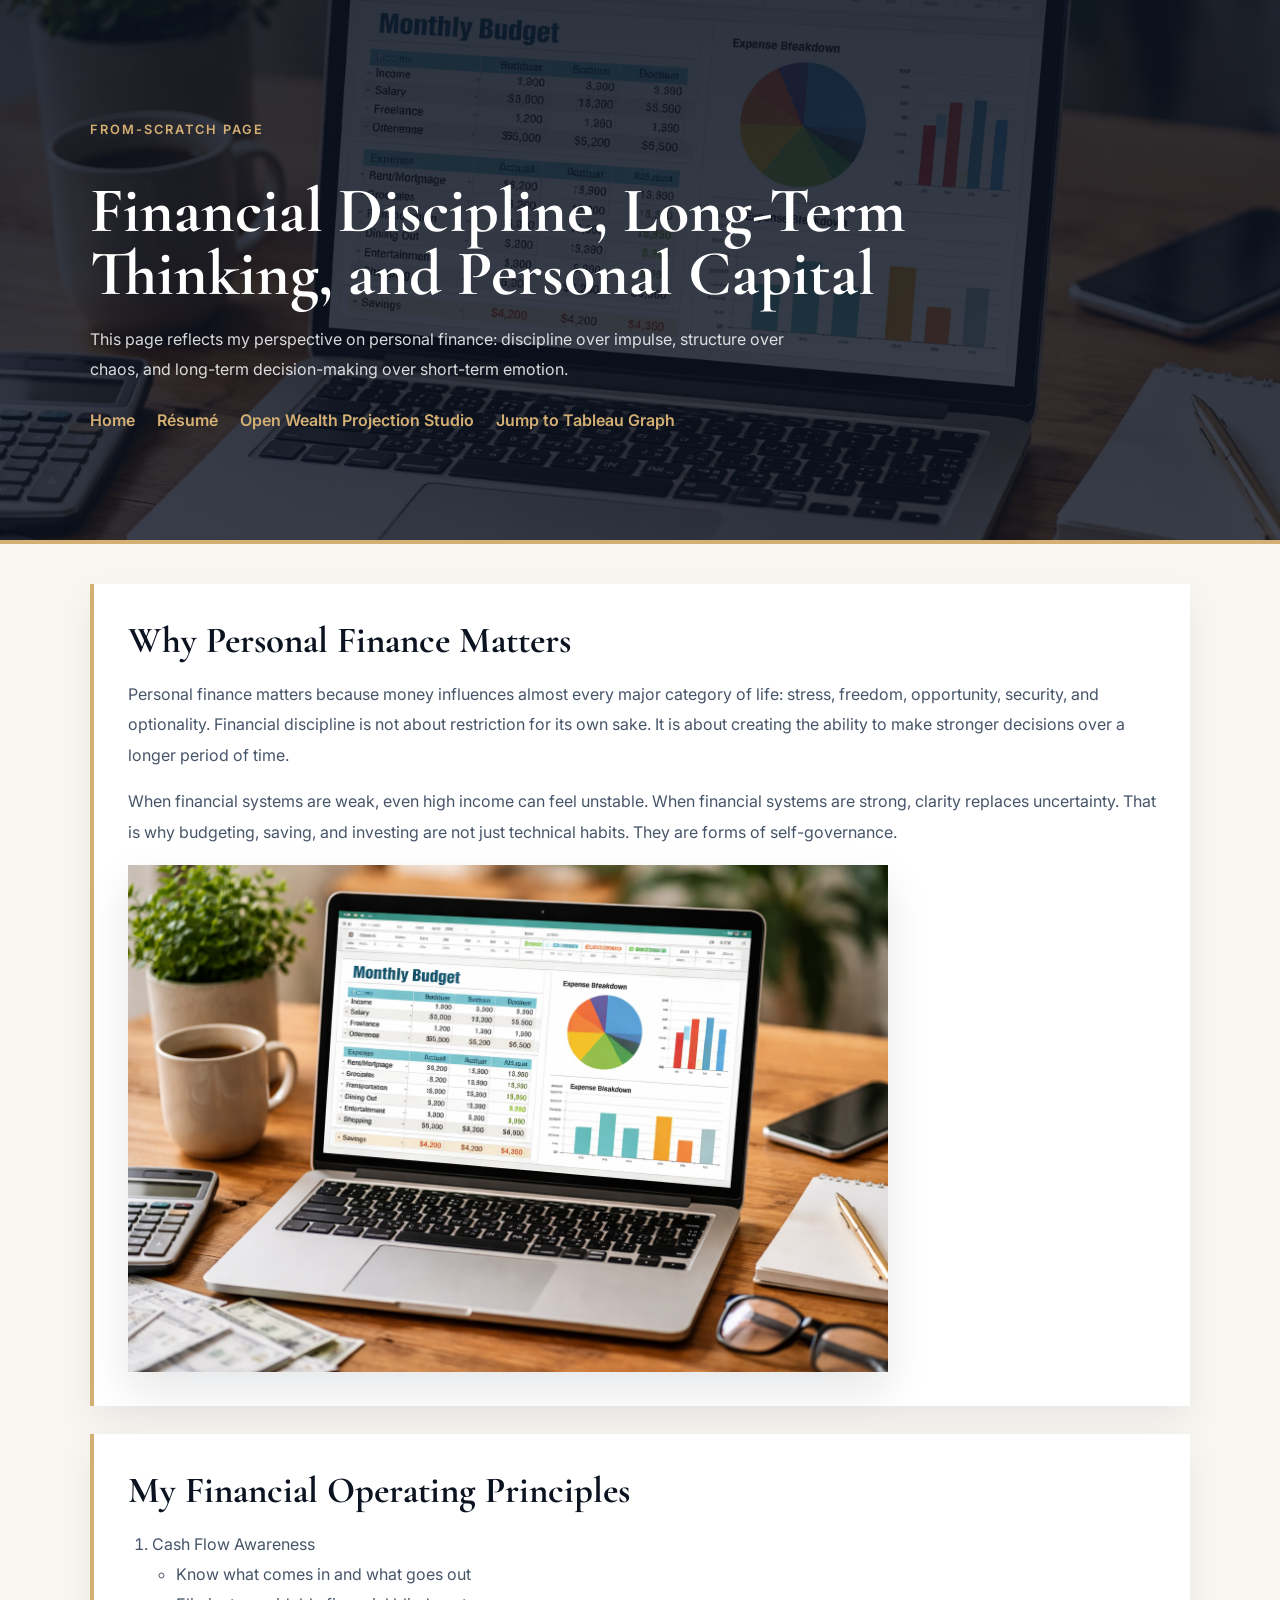
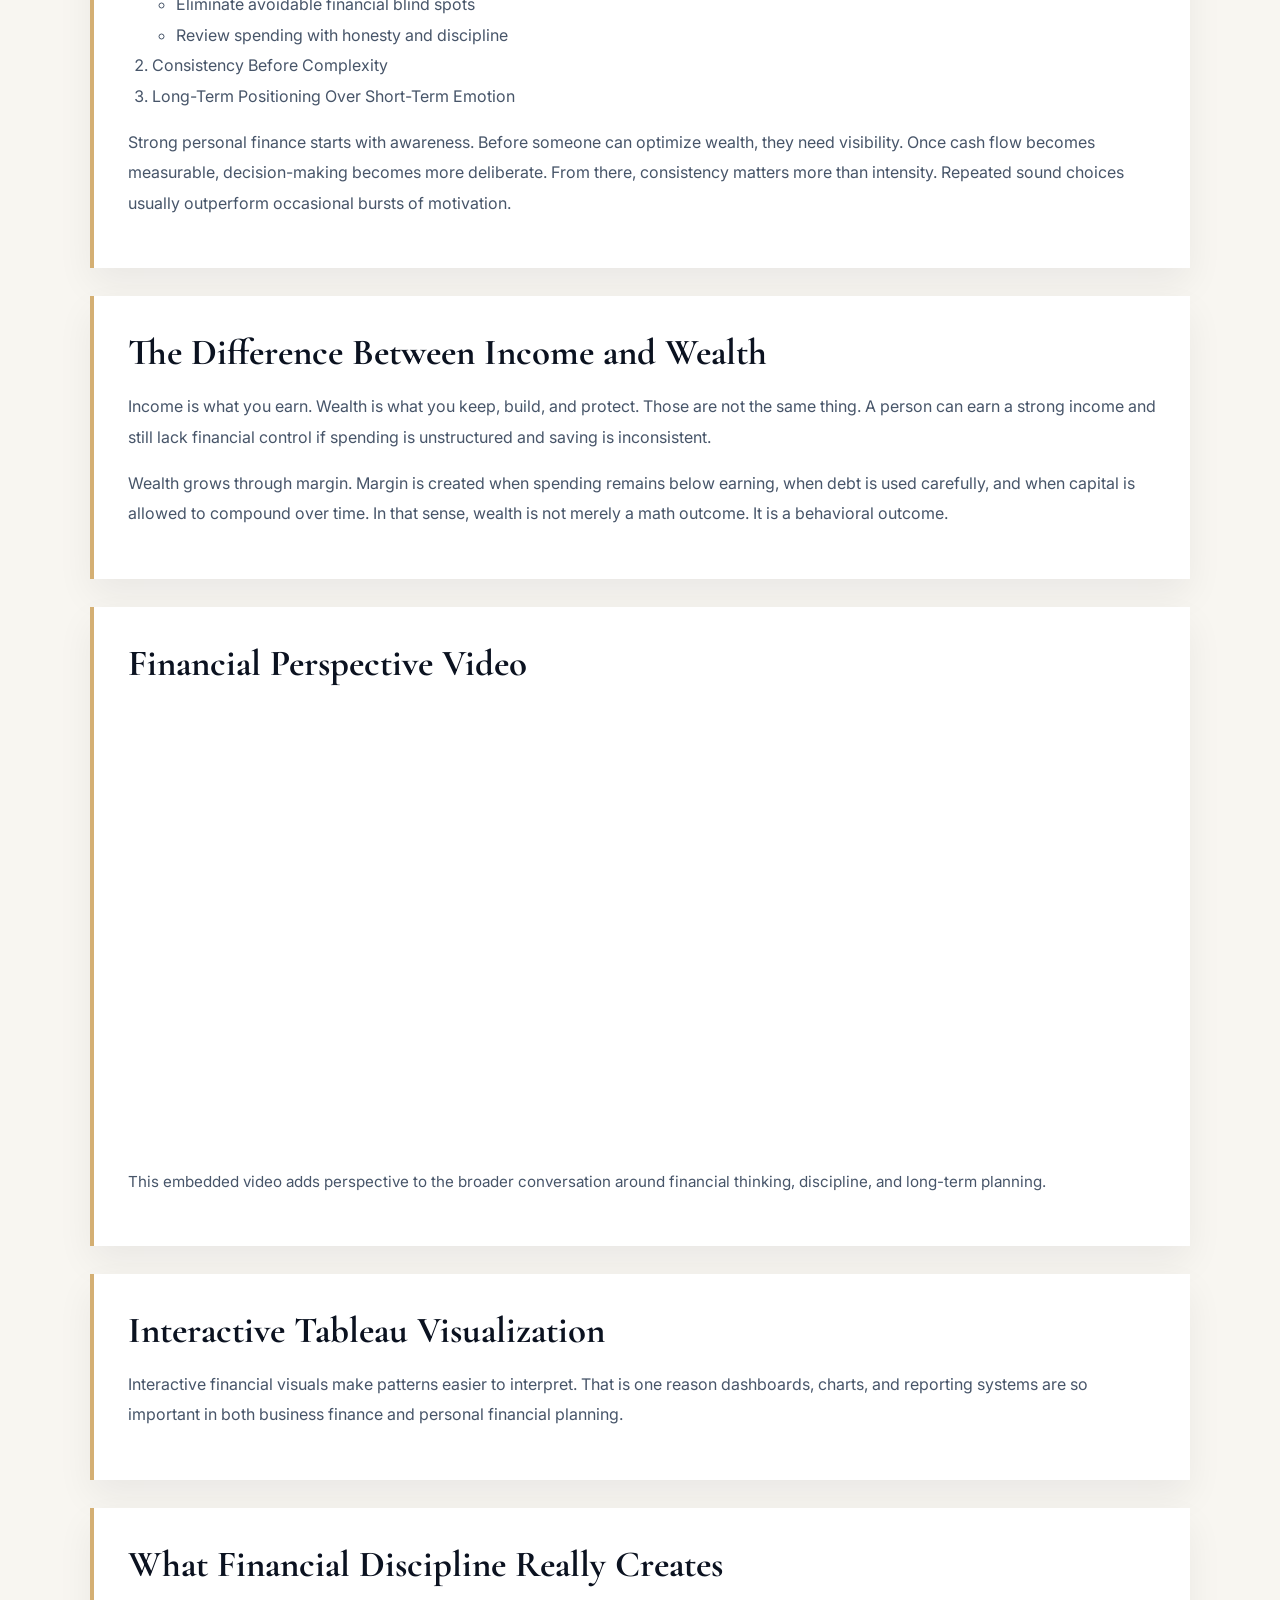
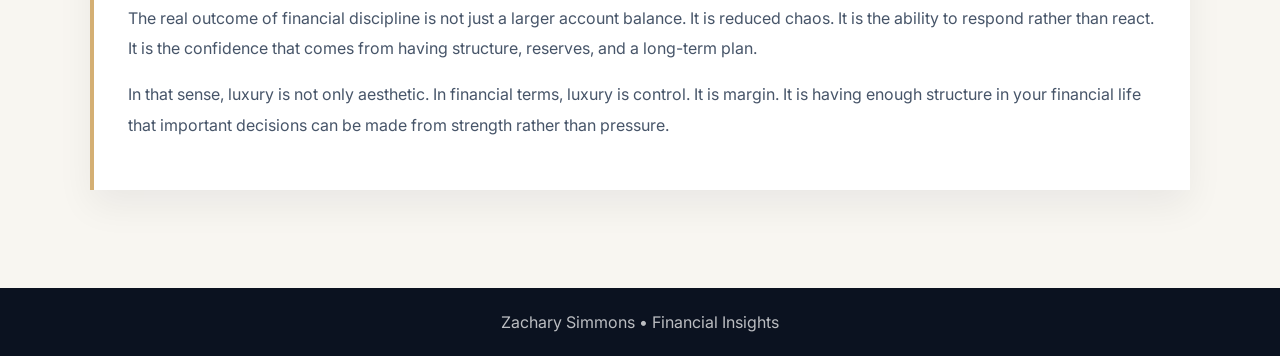
<file: scratch.html>
<!DOCTYPE html>
<html lang="en">
<head>
  <meta charset="UTF-8">
  <meta name="viewport" content="width=device-width, initial-scale=1.0">
  <title>Financial Insights | Zachary Simmons</title>
  <link rel="preconnect" href="https://fonts.googleapis.com">
  <link rel="preconnect" href="https://fonts.gstatic.com" crossorigin>
  <link href="https://fonts.googleapis.com/css2?family=Cormorant+Garamond:wght@500;600;700&family=Inter:wght@300;400;500;600;700&display=swap" rel="stylesheet">
  <link rel="stylesheet" href="css/scratch.css">
</head>
<body>

  <div class="scratch-hero">
    <div class="scratch-overlay">
      <p class="scratch-eyebrow">From-Scratch Page</p>
      <h1>Financial Discipline, Long-Term Thinking, and Personal Capital</h1>
      <p class="scratch-intro">
        This page reflects my perspective on personal finance: discipline over impulse,
        structure over chaos, and long-term decision-making over short-term emotion.
      </p>

      <div class="scratch-nav">
        <a href="index.html">Home</a>
        <a href="resume.html">Résumé</a>
        <a href="app.html">Open Wealth Projection Studio</a>
        <a href="#tableau-section">Jump to Tableau Graph</a>
      </div>
    </div>
  </div>

  <div class="scratch-wrapper">

    <div class="scratch-box">
      <h2>Why Personal Finance Matters</h2>
      <p>
        Personal finance matters because money influences almost every major category of life:
        stress, freedom, opportunity, security, and optionality. Financial discipline is not about
        restriction for its own sake. It is about creating the ability to make stronger decisions
        over a longer period of time.
      </p>
      <p>
        When financial systems are weak, even high income can feel unstable. When financial systems
        are strong, clarity replaces uncertainty. That is why budgeting, saving, and investing are
        not just technical habits. They are forms of self-governance.
      </p>
      <img src="images/finance.jpg" alt="Luxury finance planning desk" class="scratch-image">
    </div>

    <div class="scratch-box">
      <h2>My Financial Operating Principles</h2>
      <ol>
        <li>
          Cash Flow Awareness
          <ul>
            <li>Know what comes in and what goes out</li>
            <li>Eliminate avoidable financial blind spots</li>
            <li>Review spending with honesty and discipline</li>
          </ul>
        </li>
        <li>Consistency Before Complexity</li>
        <li>Long-Term Positioning Over Short-Term Emotion</li>
      </ol>
      <p>
        Strong personal finance starts with awareness. Before someone can optimize wealth, they need
        visibility. Once cash flow becomes measurable, decision-making becomes more deliberate. From
        there, consistency matters more than intensity. Repeated sound choices usually outperform
        occasional bursts of motivation.
      </p>
    </div>

    <div class="scratch-box">
      <h2>The Difference Between Income and Wealth</h2>
      <p>
        Income is what you earn. Wealth is what you keep, build, and protect. Those are not the same thing.
        A person can earn a strong income and still lack financial control if spending is unstructured and
        saving is inconsistent.
      </p>
      <p>
        Wealth grows through margin. Margin is created when spending remains below earning, when debt is used
        carefully, and when capital is allowed to compound over time. In that sense, wealth is not merely a
        math outcome. It is a behavioral outcome.
      </p>
    </div>

    <div class="scratch-box">
      <h2>Financial Perspective Video</h2>
      <div class="video-frame">
        <iframe width="560" height="315"
          src="https://www.youtube.com/embed/HQzoZfc3GwQ"
          title="YouTube video player"
          frameborder="0"
          allow="accelerometer; autoplay; clipboard-write; encrypted-media; gyroscope; picture-in-picture; web-share"
          referrerpolicy="strict-origin-when-cross-origin"
          allowfullscreen>
        </iframe>
      </div>
      <p class="note-text">
        This embedded video adds perspective to the broader conversation around financial thinking,
        discipline, and long-term planning.
      </p>
    </div>

    <div class="scratch-box" id="tableau-section">
      <h2>Interactive Tableau Visualization</h2>
      <p>
        Interactive financial visuals make patterns easier to interpret. That is one reason dashboards,
        charts, and reporting systems are so important in both business finance and personal financial planning.
      </p>

      <div class='tableauPlaceholder' id='viz168' style='position: relative'>
        <noscript>
          <a href='https://public.tableau.com/views/RegionalSampleWorkbook/Stocks'>
            <img alt='Tableau Visualization'
                 src='https://public.tableau.com/static/images/Re/RegionalSampleWorkbook/Stocks/1.png'
                 style='border: none' />
          </a>
        </noscript>
        <object class='tableauViz' style='display:none;'>
          <param name='host_url' value='https%3A%2F%2Fpublic.tableau.com%2F' />
          <param name='embed_code_version' value='3' />
          <param name='site_root' value='' />
          <param name='name' value='RegionalSampleWorkbook/Stocks' />
          <param name='tabs' value='no' />
          <param name='toolbar' value='yes' />
          <param name='showVizHome' value='no' />
        </object>
      </div>

      <script type='text/javascript'>
        var divElement = document.getElementById('viz168');
        var vizElement = divElement.getElementsByTagName('object')[0];
        vizElement.style.width = '100%';
        vizElement.style.height = '760px';
        var scriptElement = document.createElement('script');
        scriptElement.src = 'https://public.tableau.com/javascripts/api/viz_v1.js';
        vizElement.parentNode.insertBefore(scriptElement, vizElement);
      </script>
    </div>

    <div class="scratch-box">
      <h2>What Financial Discipline Really Creates</h2>
      <p>
        The real outcome of financial discipline is not just a larger account balance. It is reduced chaos.
        It is the ability to respond rather than react. It is the confidence that comes from having structure,
        reserves, and a long-term plan.
      </p>
      <p>
        In that sense, luxury is not only aesthetic. In financial terms, luxury is control. It is margin.
        It is having enough structure in your financial life that important decisions can be made from strength
        rather than pressure.
      </p>
    </div>

  </div>

  <footer class="scratch-footer">
    <p>Zachary Simmons • Financial Insights</p>
  </footer>

</body>
</html>
</file>
<file: css/styles.css>
:root {
  --navy: #0b1220;
  --navy-soft: #111827;
  --charcoal: #1f2937;
  --slate: #475569;
  --muted: #94a3b8;
  --gold: #d4af73;
  --gold-soft: #c9a35f;
  --cream: #f8f6f1;
  --white: #ffffff;
  --line: #e5e7eb;
}

body {
  font-family: "Inter", Arial, sans-serif;
  background: var(--cream);
  color: var(--charcoal);
  margin: 0;
}

h1, h2, h3, h4 {
  font-family: "Cormorant Garamond", Georgia, serif;
  letter-spacing: 0.2px;
}

.luxury-navbar {
  background: rgba(11, 18, 32, 0.96);
  backdrop-filter: blur(8px);
  padding: 18px 0;
  border-bottom: 1px solid rgba(212, 175, 115, 0.15);
}

.brand-mark {
  color: var(--white) !important;
  font-family: "Cormorant Garamond", Georgia, serif;
  font-size: 2rem;
  letter-spacing: 0.5px;
}

.navbar .nav-link {
  color: rgba(255,255,255,0.88) !important;
  margin-left: 16px;
  font-size: 0.95rem;
  font-weight: 500;
}

.navbar .nav-link:hover,
.navbar .nav-link.active {
  color: var(--gold) !important;
}

.navbar .nav-link.nav-cta {
  border: 1px solid rgba(212, 175, 115, 0.55);
  padding: 10px 16px !important;
  margin-left: 24px;
}

.hero-section {
  padding: 110px 0 90px;
  background:
    linear-gradient(180deg, rgba(11,18,32,0.95), rgba(11,18,32,0.85)),
    radial-gradient(circle at top left, rgba(212,175,115,0.18), transparent 30%);
  color: var(--white);
}

.eyebrow {
  text-transform: uppercase;
  letter-spacing: 2px;
  font-size: 0.78rem;
  font-weight: 600;
  color: var(--gold);
  margin-bottom: 12px;
}

.eyebrow-gold {
  color: var(--gold);
}

.hero-title {
  font-size: 4.2rem;
  line-height: 0.98;
  margin-bottom: 22px;
  max-width: 800px;
}

.hero-text {
  font-size: 1.06rem;
  line-height: 1.9;
  max-width: 720px;
  color: rgba(255,255,255,0.84);
  margin-bottom: 32px;
}

.hero-actions {
  display: flex;
  gap: 14px;
  flex-wrap: wrap;
}

.btn-luxury-primary,
.btn-luxury-secondary {
  text-decoration: none;
  padding: 14px 22px;
  font-weight: 600;
  letter-spacing: 0.4px;
  display: inline-block;
}

.btn-luxury-primary {
  background: var(--gold);
  color: var(--navy);
}

.btn-luxury-primary:hover {
  background: #e3bb79;
  color: var(--navy);
}

.btn-luxury-secondary {
  border: 1px solid rgba(255,255,255,0.22);
  color: var(--white);
}

.btn-luxury-secondary:hover {
  border-color: var(--gold);
  color: var(--gold);
}

.hero-image-frame {
  padding: 14px;
  border: 1px solid rgba(212,175,115,0.28);
  background: rgba(255,255,255,0.03);
  box-shadow: 0 22px 60px rgba(0,0,0,0.22);
}

.hero-image-frame img {
  width: 100%;
  display: block;
  object-fit: cover;
}

.section-dark {
  background: #0f172a;
  color: var(--white);
  padding: 90px 0;
}

.section-heading h2 {
  font-size: 3rem;
  margin-bottom: 10px;
}

.luxury-card {
  background: rgba(255,255,255,0.04);
  border: 1px solid rgba(212,175,115,0.12);
  padding: 34px 28px;
  height: 100%;
  box-shadow: 0 18px 40px rgba(0,0,0,0.14);
}

.card-number {
  color: var(--gold);
  font-size: 0.9rem;
  letter-spacing: 2px;
  margin-bottom: 16px;
  font-weight: 700;
}

.luxury-card h3 {
  color: var(--white);
  font-size: 2rem;
  margin-bottom: 14px;
}

.luxury-card p {
  color: rgba(255,255,255,0.78);
  line-height: 1.8;
}

.section-light {
  padding: 90px 0;
  background: var(--cream);
}

.section-light h2 {
  font-size: 3rem;
  color: var(--navy);
}

.body-copy {
  color: var(--slate);
  line-height: 1.9;
  font-size: 1rem;
}

.quote-panel {
  background: var(--white);
  border-left: 4px solid var(--gold);
  box-shadow: 0 18px 40px rgba(15,23,42,0.08);
  padding: 46px 36px;
}

.quote-text {
  font-family: "Cormorant Garamond", Georgia, serif;
  font-size: 2.4rem;
  line-height: 1.2;
  color: var(--navy);
  margin: 0;
}

.resume-hero {
  background: linear-gradient(180deg, #0b1220, #111827);
  color: var(--white);
  padding: 90px 0 70px;
}

.page-title {
  font-size: 4rem;
  margin-bottom: 10px;
}

.page-subtitle {
  color: rgba(255,255,255,0.82);
  max-width: 760px;
  line-height: 1.8;
}

.resume-main {
  padding: 70px 0 90px;
}

.resume-grid {
  display: grid;
  grid-template-columns: 320px 1fr;
  gap: 34px;
}

.resume-sidebar {
  display: flex;
  flex-direction: column;
  gap: 22px;
}

.sidebar-panel {
  background: var(--white);
  padding: 26px;
  border-top: 3px solid var(--gold);
  box-shadow: 0 16px 35px rgba(15,23,42,0.06);
}

.sidebar-panel h3 {
  font-size: 1.9rem;
  margin-bottom: 16px;
  color: var(--navy);
}

.sidebar-panel p,
.sidebar-panel li {
  color: var(--slate);
  line-height: 1.8;
}

.sidebar-panel ul {
  padding-left: 18px;
  margin-bottom: 0;
}

.resume-content {
  display: flex;
  flex-direction: column;
  gap: 28px;
}

.resume-section {
  background: var(--white);
  padding: 34px;
  box-shadow: 0 16px 35px rgba(15,23,42,0.06);
}

.resume-section h2 {
  font-size: 2.3rem;
  margin-bottom: 18px;
  color: var(--navy);
  border-bottom: 1px solid var(--line);
  padding-bottom: 8px;
}

.resume-section p,
.resume-section li {
  color: var(--slate);
  line-height: 1.85;
}

.resume-entry {
  margin-bottom: 28px;
}

.resume-entry:last-child {
  margin-bottom: 0;
}

.resume-entry h3 {
  font-size: 2rem;
  margin-bottom: 6px;
  color: var(--navy);
}

.resume-role {
  color: var(--charcoal);
  font-weight: 600;
  margin-bottom: 10px;
}

.resume-role span {
  color: var(--muted);
  font-weight: 500;
}

.site-footer {
  background: #0b1220;
  color: rgba(255,255,255,0.72);
  text-align: center;
  padding: 24px 0;
  border-top: 1px solid rgba(212,175,115,0.12);
}

.site-footer p {
  margin: 0;
  letter-spacing: 0.4px;
}

@media (max-width: 992px) {
  .hero-title,
  .page-title {
    font-size: 3rem;
  }

  .resume-grid {
    grid-template-columns: 1fr;
  }

  .navbar .nav-link.nav-cta {
    margin-left: 16px;
    margin-top: 8px;
    display: inline-block;
  }
}

@media (max-width: 768px) {
  .hero-section,
  .section-dark,
  .section-light,
  .resume-main {
    padding-top: 70px;
    padding-bottom: 70px;
  }

  .hero-title,
  .page-title {
    font-size: 2.5rem;
  }

  .section-heading h2,
  .section-light h2 {
    font-size: 2.2rem;
  }

  .quote-text {
    font-size: 1.9rem;
  }
}
</file>
<file: css/scratch.css>
:root {
  --navy: #0b1220;
  --navy-soft: #111827;
  --charcoal: #1f2937;
  --slate: #475569;
  --gold: #d4af73;
  --cream: #f8f6f1;
  --white: #ffffff;
  --line: #e5e7eb;
}

body {
  margin: 0;
  background: var(--cream);
  color: var(--charcoal);
  font-family: "Inter", Arial, sans-serif;
}

h1, h2 {
  font-family: "Cormorant Garamond", Georgia, serif;
}

.scratch-hero {
  background:
    linear-gradient(180deg, rgba(11,18,32,0.86), rgba(11,18,32,0.80)),
    url("../images/finance.jpg") center/cover no-repeat;
  min-height: 60vh;
  display: flex;
  align-items: center;
  border-bottom: 4px solid var(--gold);
}

.scratch-overlay {
  width: 100%;
  max-width: 1100px;
  margin: 0 auto;
  padding: 80px 24px;
  color: var(--white);
}

.scratch-eyebrow {
  text-transform: uppercase;
  letter-spacing: 2px;
  font-size: 0.8rem;
  color: var(--gold);
  font-weight: 600;
  margin-bottom: 12px;
}

.scratch-hero h1 {
  font-size: 4rem;
  line-height: 0.98;
  margin-bottom: 18px;
  max-width: 820px;
}

.scratch-intro {
  max-width: 720px;
  line-height: 1.9;
  color: rgba(255,255,255,0.84);
  margin-bottom: 26px;
}

.scratch-nav a {
  color: var(--gold);
  text-decoration: none;
  margin-right: 18px;
  font-weight: 600;
}

.scratch-nav a:hover {
  color: #ffffff;
}

.scratch-wrapper {
  max-width: 1100px;
  margin: 0 auto;
  padding: 40px 20px 70px;
}

.scratch-box {
  background: var(--white);
  margin: 0 0 28px 0;
  padding: 34px;
  border-left: 4px solid var(--gold);
  box-shadow: 0 16px 35px rgba(15,23,42,0.06);
}

.scratch-box h2 {
  font-size: 2.3rem;
  color: var(--navy);
  margin-top: 0;
  margin-bottom: 14px;
}

.scratch-box p,
.scratch-box li {
  color: var(--slate);
  line-height: 1.9;
}

.scratch-box ol,
.scratch-box ul {
  padding-left: 24px;
}

.scratch-image {
  width: 100%;
  max-width: 760px;
  display: block;
  margin-top: 18px;
  box-shadow: 0 18px 40px rgba(15,23,42,0.10);
}

.video-frame {
  margin-top: 12px;
}

.video-frame iframe {
  width: 100%;
  max-width: 800px;
  height: 450px;
  border: none;
}

.note-text {
  margin-top: 14px;
  font-size: 0.95rem;
  color: #64748b;
}

.scratch-footer {
  background: var(--navy);
  color: rgba(255,255,255,0.72);
  text-align: center;
  padding: 24px 20px;
}

.scratch-footer p {
  margin: 0;
}

@media (max-width: 768px) {
  .scratch-hero h1 {
    font-size: 2.6rem;
  }

  .scratch-box {
    padding: 26px;
  }

  .scratch-box h2 {
    font-size: 1.9rem;
  }

  .video-frame iframe {
    height: 260px;
  }
}
</file>
